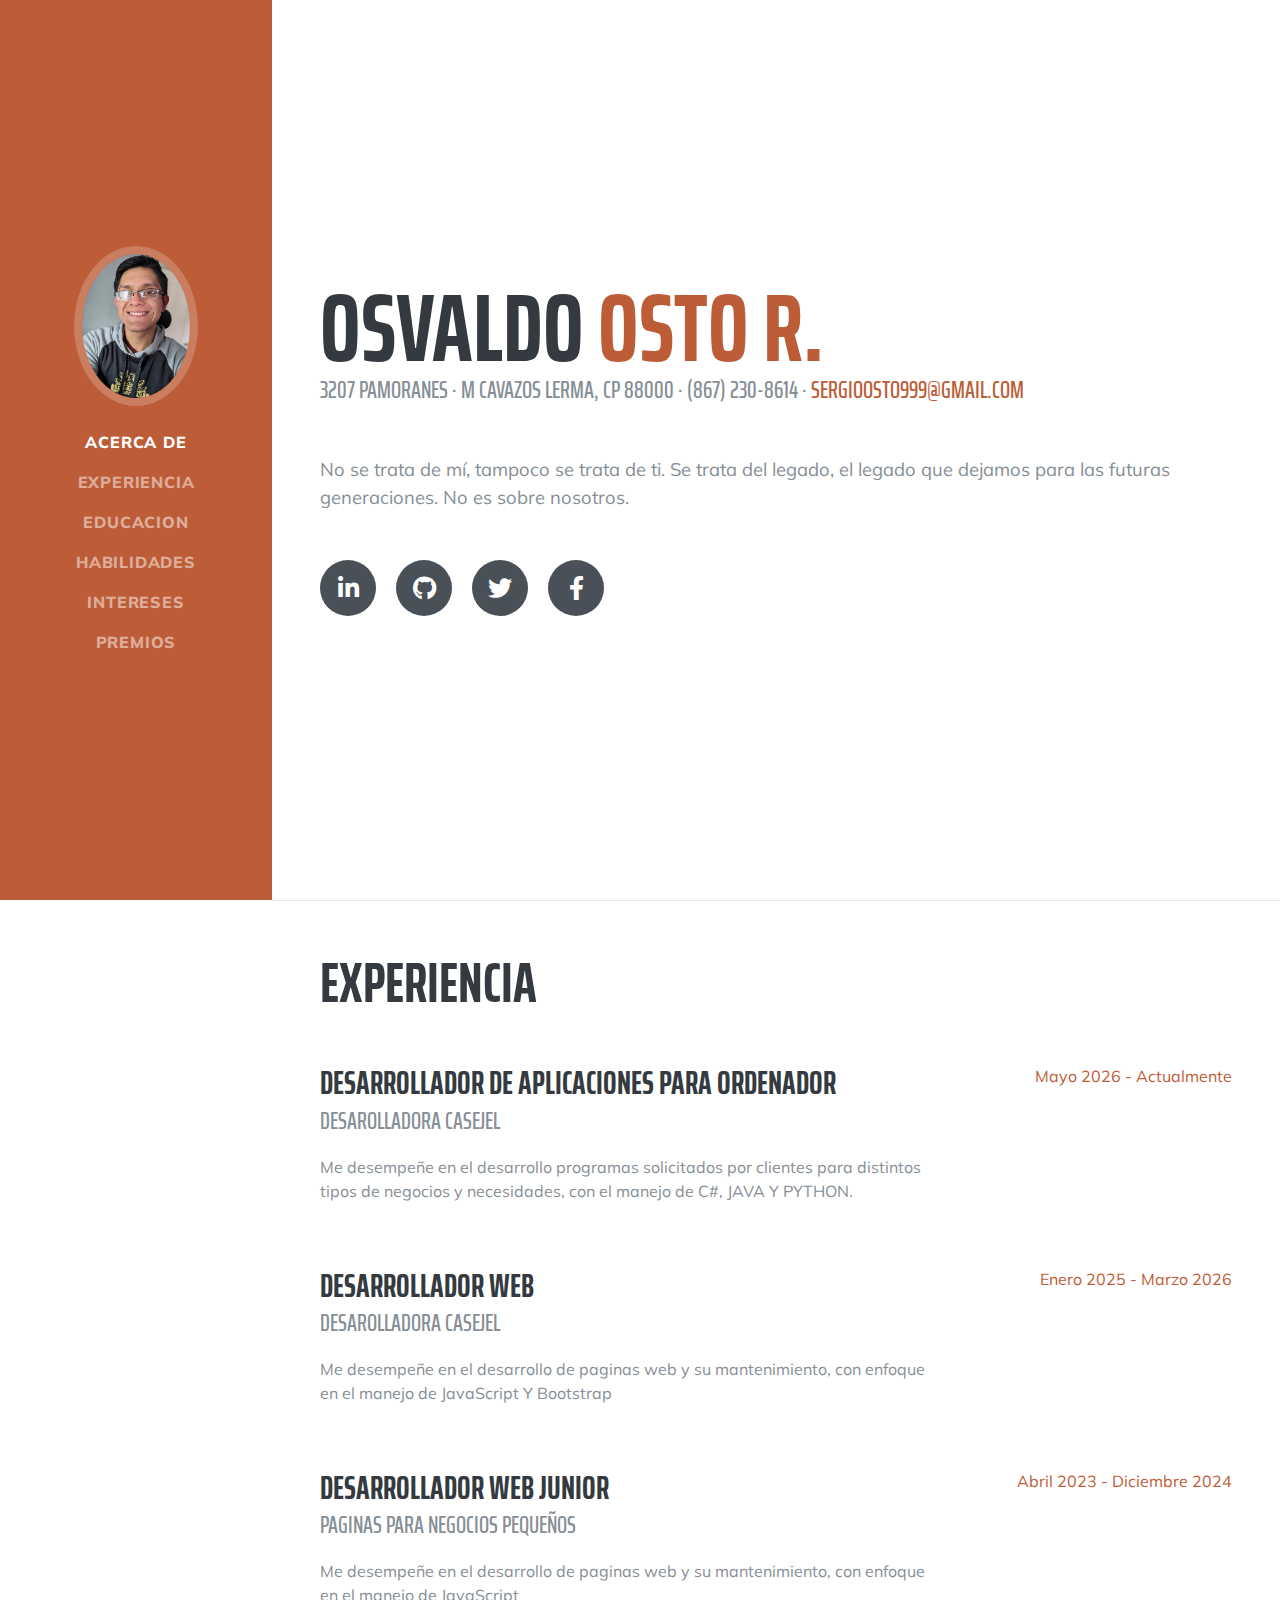
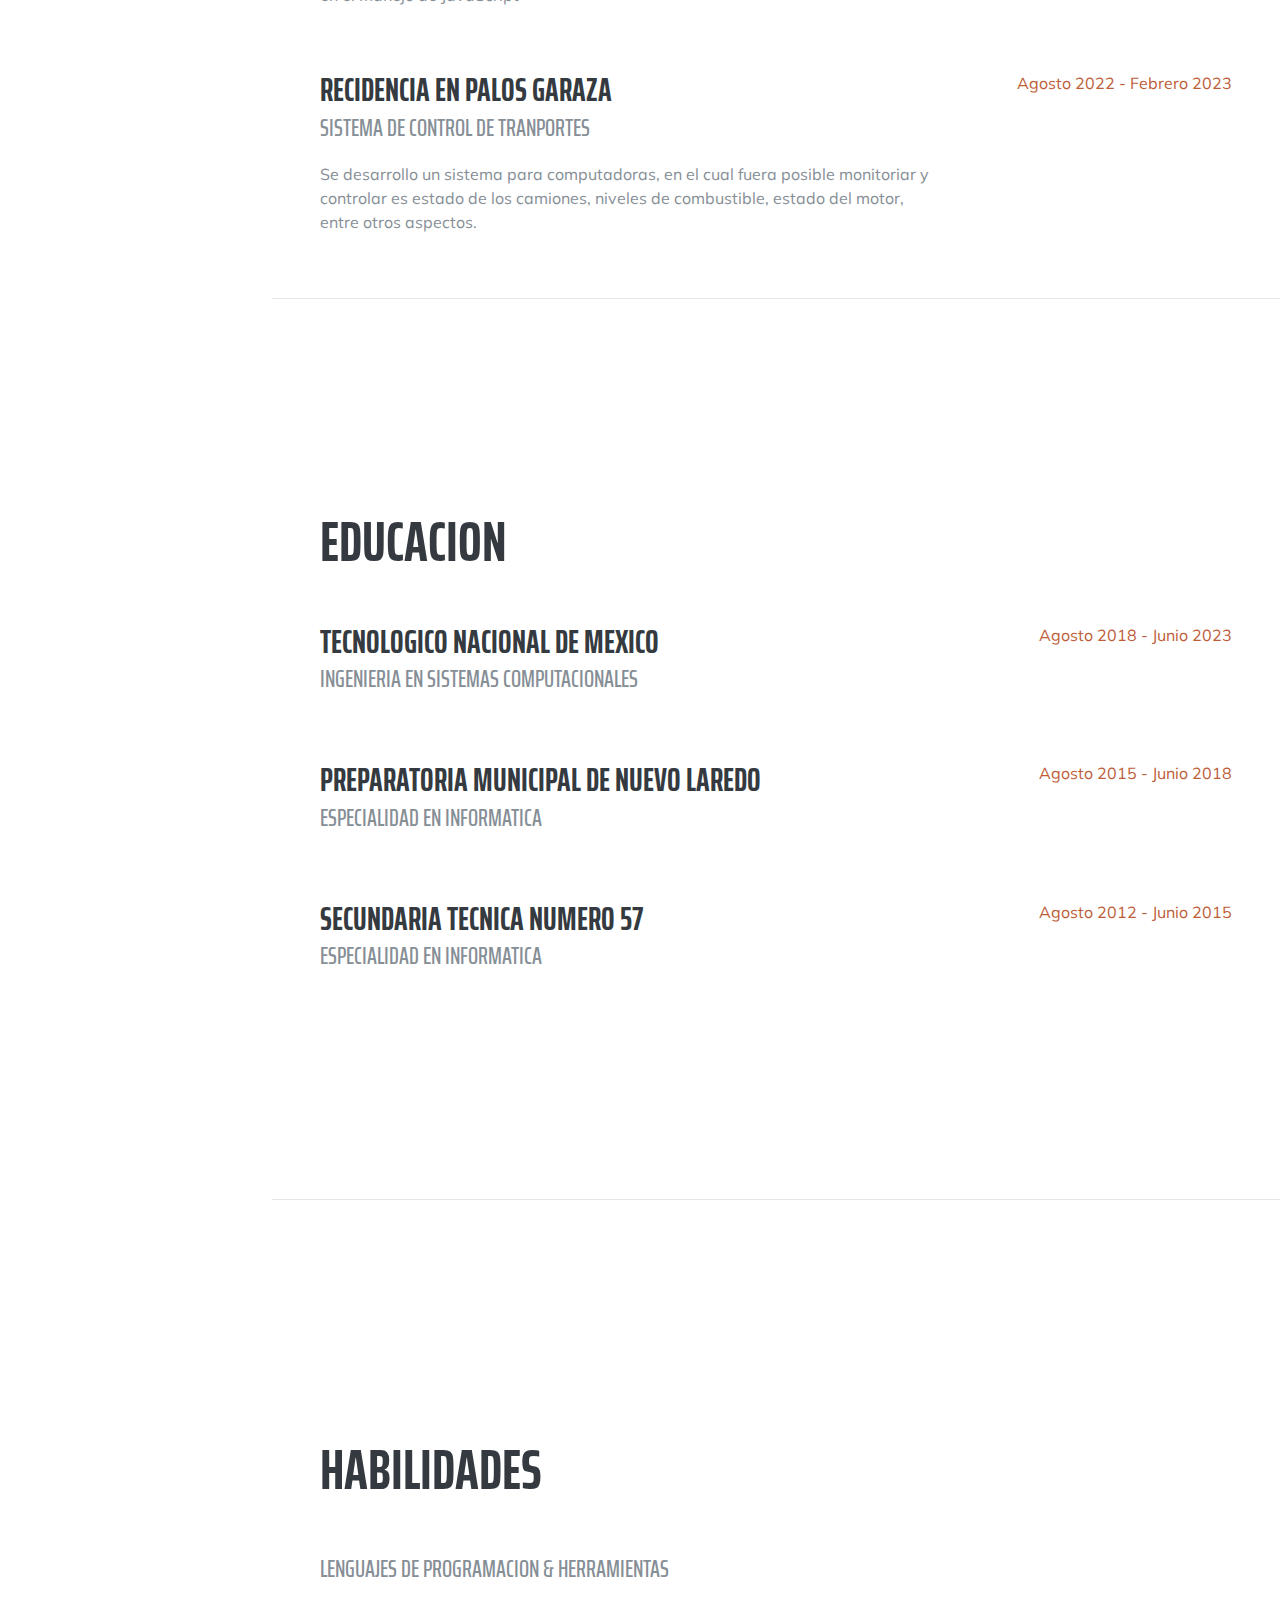
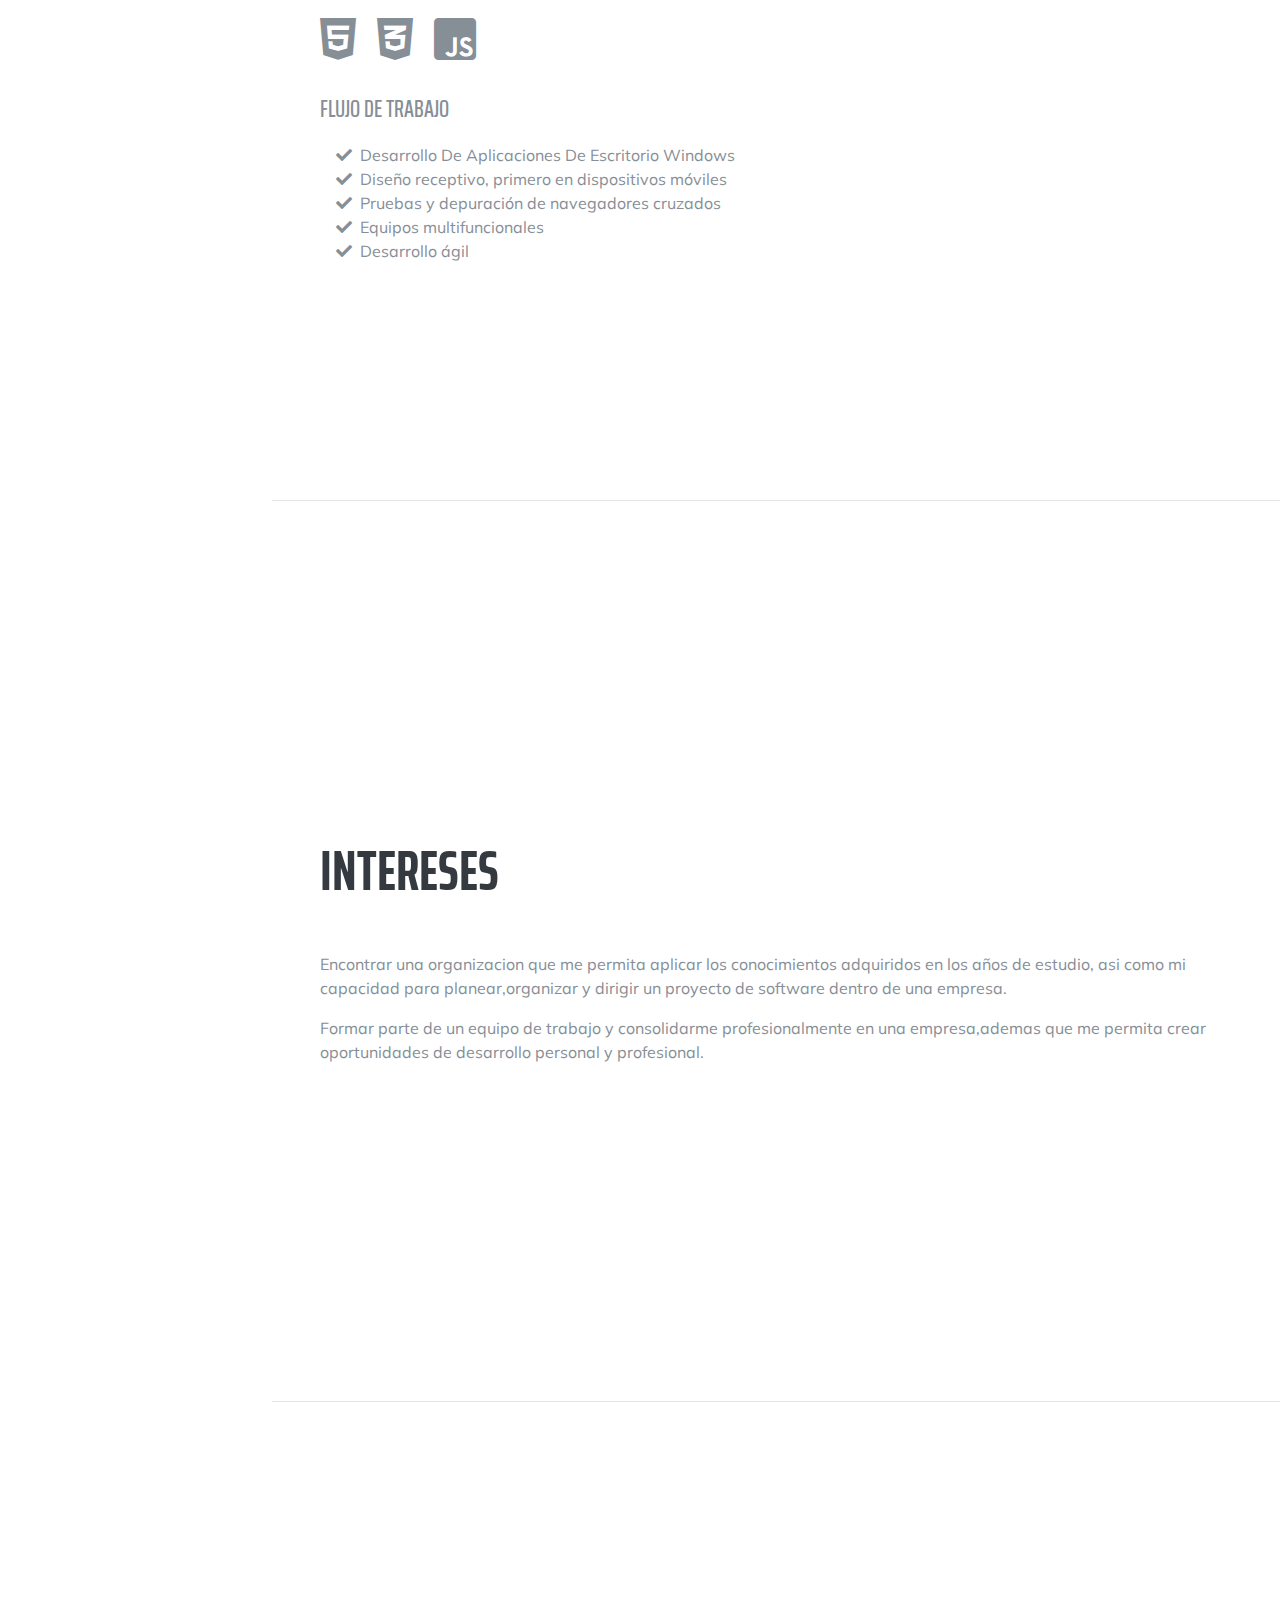
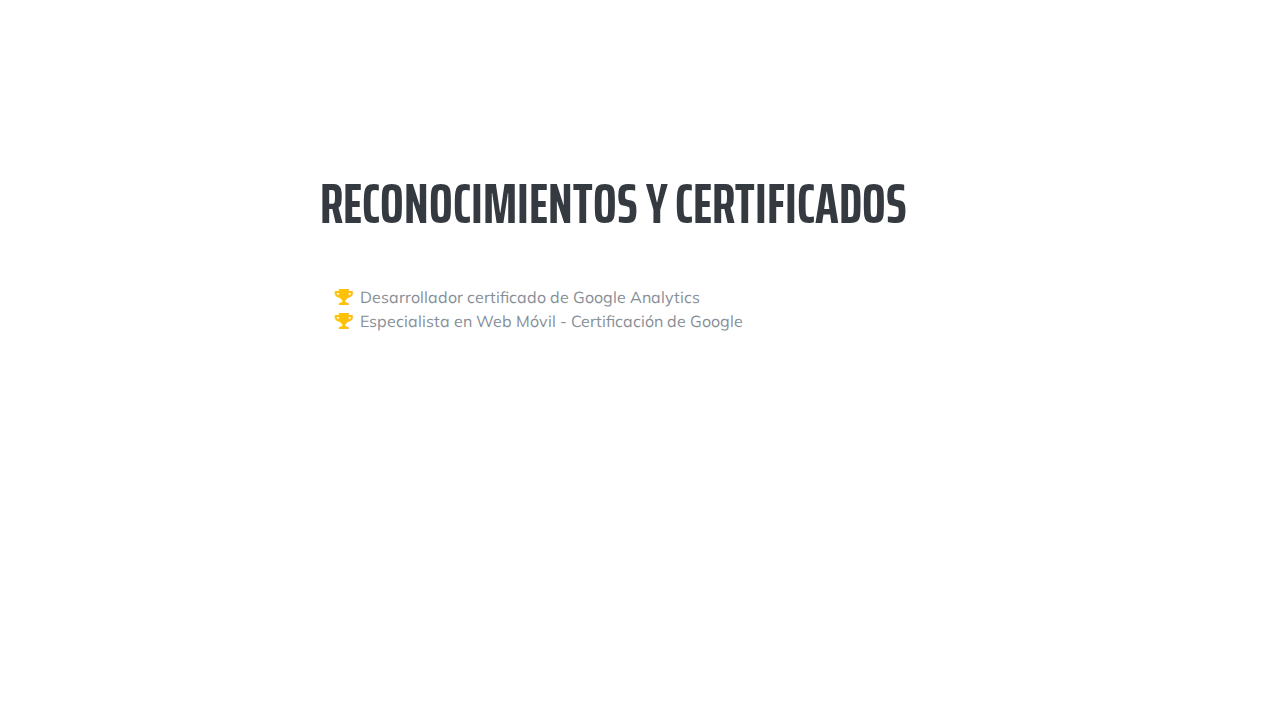
<file: Parcial 2/startbootstrap-PaginaPresentacion/index.html>
<!DOCTYPE html>
<html lang="en">

<head>

  <meta charset="utf-8">
  <meta name="viewport" content="width=device-width, initial-scale=1, shrink-to-fit=no">
  <meta name="description" content="">
  <meta name="author" content="">

  <title>Pagina De Presentacion_Usando Plantilla</title>

  <!-- Bootstrap core CSS -->
  <link href="vendor/bootstrap/css/bootstrap.min.css" rel="stylesheet">

  <!-- Custom fonts for this template -->
  <link href="https://fonts.googleapis.com/css?family=Saira+Extra+Condensed:500,700" rel="stylesheet">
  <link href="https://fonts.googleapis.com/css?family=Muli:400,400i,800,800i" rel="stylesheet">
  <link href="vendor/fontawesome-free/css/all.min.css" rel="stylesheet">

  <!-- Custom styles for this template -->
  <link href="css/resume.min.css" rel="stylesheet">

</head>

<body id="page-top">

  <nav class="navbar navbar-expand-lg navbar-dark bg-primary fixed-top" id="sideNav">
    <a class="navbar-brand js-scroll-trigger" href="#page-top">
      <span class="d-block d-lg-none">Osvaldo Osto R.</span>
      <span class="d-none d-lg-block">
        <img class="img-fluid img-profile rounded-circle mx-auto mb-2" src="img/perfil.jpg" alt="">
      </span>
    </a>
    <button class="navbar-toggler" type="button" data-toggle="collapse" data-target="#navbarSupportedContent" aria-controls="navbarSupportedContent" aria-expanded="false" aria-label="Toggle navigation">
      <span class="navbar-toggler-icon"></span>
    </button>
    <div class="collapse navbar-collapse" id="navbarSupportedContent">
      <ul class="navbar-nav">
        <li class="nav-item">
          <a class="nav-link js-scroll-trigger" href="#about">Acerca De</a>
        </li>
        <li class="nav-item">
          <a class="nav-link js-scroll-trigger" href="#experience">Experiencia</a>
        </li>
        <li class="nav-item">
          <a class="nav-link js-scroll-trigger" href="#education">Educacion</a>
        </li>
        <li class="nav-item">
          <a class="nav-link js-scroll-trigger" href="#skills">Habilidades</a>
        </li>
        <li class="nav-item">
          <a class="nav-link js-scroll-trigger" href="#interests">Intereses</a>
        </li>
        <li class="nav-item">
          <a class="nav-link js-scroll-trigger" href="#awards">Premios</a>
        </li>
      </ul>
    </div>
  </nav>

  <div class="container-fluid p-0">

    <section class="resume-section p-3 p-lg-5 d-flex align-items-center" id="about">
      <div class="w-100">
        <h1 class="mb-0">Osvaldo
          <span class="text-primary">Osto R.</span>
        </h1>
        <div class="subheading mb-5">3207 Pamoranes · M Cavazos Lerma, CP 88000 · (867) 230-8614 ·
          <a href="mailto:sergioosto999@gmail.com">sergioosto999@gmail.com</a>
        </div>
        <p class="lead mb-5">No se trata de mí, tampoco se trata de ti. Se trata del legado, el legado que dejamos para las futuras generaciones. No es sobre nosotros.</p>
        <div class="social-icons">
          <a href="#">
            <i class="fab fa-linkedin-in"></i>
          </a>
          <a href="#">
            <i class="fab fa-github"></i>
          </a>
          <a href="#">
            <i class="fab fa-twitter"></i>
          </a>
          <a href="#">
            <i class="fab fa-facebook-f"></i>
          </a>
        </div>
      </div>
    </section>

    <hr class="m-0">

    <section class="resume-section p-3 p-lg-5 d-flex justify-content-center" id="experience">
      <div class="w-100">
        <h2 class="mb-5">Experiencia</h2>

        <div class="resume-item d-flex flex-column flex-md-row justify-content-between mb-5">
          <div class="resume-content">
            <h3 class="mb-0">Desarrollador De Aplicaciones Para Ordenador</h3>
            <div class="subheading mb-3">Desarolladora CASEJEL</div>
            <p>Me desempeñe en el desarrollo programas solicitados por clientes para distintos tipos de negocios y necesidades, con el manejo
              de C#, JAVA Y PYTHON.
            </p>
          </div>
          <div class="resume-date text-md-right">
            <span class="text-primary">Mayo 2026 - Actualmente</span>
          </div>
        </div>

        <div class="resume-item d-flex flex-column flex-md-row justify-content-between mb-5">
          <div class="resume-content">
            <h3 class="mb-0">Desarrollador Web</h3>
            <div class="subheading mb-3">Desarolladora CASEJEL</div>
            <p>Me desempeñe en el desarrollo de paginas web y su mantenimiento, con enfoque en el manejo de JavaScript Y Bootstrap</p>
          </div>
          <div class="resume-date text-md-right">
            <span class="text-primary">Enero 2025 - Marzo 2026</span>
          </div>
        </div>

        <div class="resume-item d-flex flex-column flex-md-row justify-content-between mb-5">
          <div class="resume-content">
            <h3 class="mb-0">Desarrollador Web Junior</h3>
            <div class="subheading mb-3">Paginas Para Negocios Pequeños</div>
            <p>Me desempeñe en el desarrollo de paginas web y su mantenimiento, con enfoque en el manejo de JavaScript</p>
          </div>
          <div class="resume-date text-md-right">
            <span class="text-primary">Abril 2023 - Diciembre 2024</span>
          </div>
        </div>

        <div class="resume-item d-flex flex-column flex-md-row justify-content-between">
          <div class="resume-content">
            <h3 class="mb-0">Recidencia En Palos Garaza</h3>
            <div class="subheading mb-3">Sistema De Control De Tranportes</div>
            <p>Se desarrollo un sistema para computadoras, en el cual fuera posible monitoriar y controlar es estado de los camiones, niveles de combustible, estado del motor, entre otros aspectos.</p>
          </div>
          <div class="resume-date text-md-right">
            <span class="text-primary">Agosto 2022 - Febrero 2023</span>
          </div>
        </div>

      </div>

    </section>

    <hr class="m-0">

    <section class="resume-section p-3 p-lg-5 d-flex align-items-center" id="education">
      <div class="w-100">
        <h2 class="mb-5">Educacion</h2>

        <div class="resume-item d-flex flex-column flex-md-row justify-content-between mb-5">
          <div class="resume-content">
            <h3 class="mb-0">Tecnologico Nacional De Mexico</h3>
            <div class="subheading mb-3">Ingenieria En Sistemas Computacionales</div>
          </div>
          <div class="resume-date text-md-right">
            <span class="text-primary">Agosto 2018 - Junio 2023</span>
          </div>
        </div>

        <div class="resume-item d-flex flex-column flex-md-row justify-content-between mb-5">
          <div class="resume-content">
            <h3 class="mb-0">Preparatoria Municipal De Nuevo Laredo</h3>
            <div class="subheading mb-3">Especialidad En Informatica</div>
          </div>
          <div class="resume-date text-md-right">
            <span class="text-primary">Agosto 2015 - Junio 2018</span>
          </div>
        </div>

        <div class="resume-item d-flex flex-column flex-md-row justify-content-between">
          <div class="resume-content">
            <h3 class="mb-0">Secundaria Tecnica Numero 57</h3>
            <div class="subheading mb-3">Especialidad En Informatica</div>
          </div>
          <div class="resume-date text-md-right">
            <span class="text-primary">Agosto 2012 - Junio 2015</span>
          </div>
        </div>

      </div>
    </section>

    <hr class="m-0">

    <section class="resume-section p-3 p-lg-5 d-flex align-items-center" id="skills">
      <div class="w-100">
        <h2 class="mb-5">Habilidades</h2>

        <div class="subheading mb-3">Lenguajes De Programacion &amp; Herramientas</div>
        <ul class="list-inline dev-icons">
          <li class="list-inline-item">
            <i class="fab fa-html5"></i>
          </li>
          <li class="list-inline-item">
            <i class="fab fa-css3-alt"></i>
          </li>
          <li class="list-inline-item">
            <i class="fab fa-js-square"></i>
          </li>
          
        </ul>

        <div class="subheading mb-3">Flujo De Trabajo</div>
        <ul class="fa-ul mb-0">
          <li>
            <i class="fa-li fa fa-check"></i>
            Desarrollo De Aplicaciones De Escritorio Windows</li>  
          <li>
            <i class="fa-li fa fa-check"></i>
            Diseño receptivo, primero en dispositivos móviles</li>
          <li>
            <i class="fa-li fa fa-check"></i>
            Pruebas y depuración de navegadores cruzados</li>
          <li>
            <i class="fa-li fa fa-check"></i>
            Equipos multifuncionales</li>
          <li>
            <i class="fa-li fa fa-check"></i>
            Desarrollo ágil</li>
        </ul>
      </div>
    </section>

    <hr class="m-0">

    <section class="resume-section p-3 p-lg-5 d-flex align-items-center" id="interests">
      <div class="w-100">
        <h2 class="mb-5">Intereses</h2>
        <p>Encontrar una organizacion que me permita aplicar los conocimientos adquiridos en los años de estudio,
          asi como mi capacidad para planear,organizar y dirigir un proyecto de software dentro de una empresa.</p>
        <p class="mb-0">Formar parte de un equipo de trabajo y consolidarme profesionalmente en una empresa,ademas que me permita
          crear oportunidades de desarrollo personal y profesional.</p>
      </div>
    </section>

    <hr class="m-0">

    <section class="resume-section p-3 p-lg-5 d-flex align-items-center" id="awards">
      <div class="w-100">
        <h2 class="mb-5">Reconocimientos Y Certificados</h2>
        <ul class="fa-ul mb-0">
          <li>
            <i class="fa-li fa fa-trophy text-warning"></i>
            Desarrollador certificado de Google Analytics</li>
          <li>
            <i class="fa-li fa fa-trophy text-warning"></i>
            Especialista en Web Móvil - Certificación de Google</li>
        </ul>
      </div>
    </section>

  </div>

  <!-- Bootstrap core JavaScript -->
  <script src="vendor/jquery/jquery.min.js"></script>
  <script src="vendor/bootstrap/js/bootstrap.bundle.min.js"></script>

  <!-- Plugin JavaScript -->
  <script src="vendor/jquery-easing/jquery.easing.min.js"></script>

  <!-- Custom scripts for this template -->
  <script src="js/resume.min.js"></script>

</body>

</html>
</file>
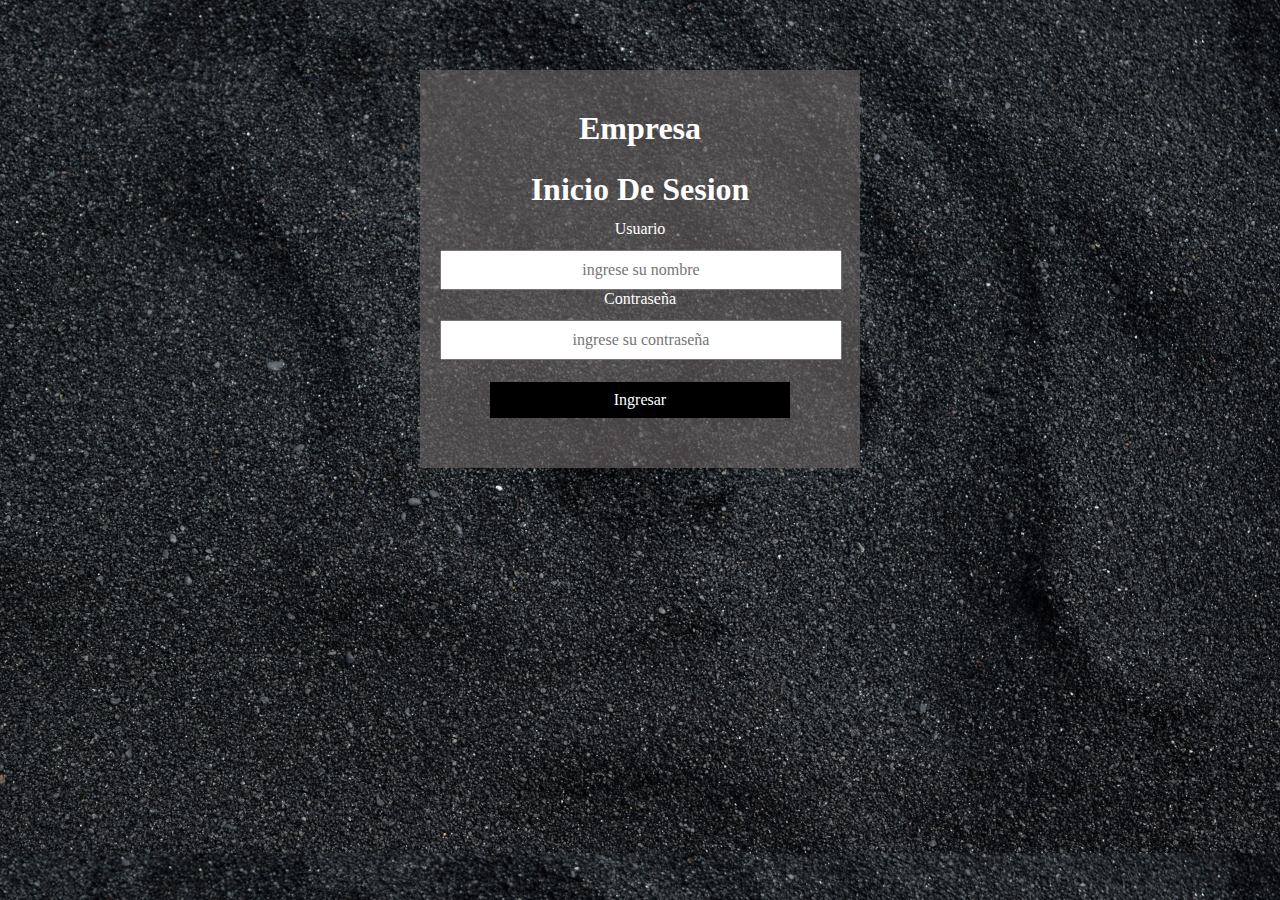
<file: Parcial 3/LoginDB/index.html>
<!DOCTYPE html>
<html lang="es">
    <head>
        <meta charset="UTF-8">
        <meta name="viewport" content="width=device-width, initial-scale=1.0">
        <title>login</title>
        <link rel="stylesheet" href="css/login.css">
        <link rel="stylesheet" href="https://cdnjs.cloudflare.com/ajax/libs/animate.css/4.0.0/animate.min.css">
    </head>
    <body>
    <form action="validar.php" method="post">
        <h1 class="animate__animated animate__backInLeft">Empresa</h1>
        <h1 class="animate__animated animate__backInLeft">Inicio De Sesion</h1>
        <p>Usuario <input type="text" placeholder="ingrese su nombre" name="usuario"></p>
        <p>Contraseña <input type="password" placeholder="ingrese su contraseña" name="contraseña"></p>
        <input type="submit" value="Ingresar">
    
    </form> 
    </body>
</html>
</file>
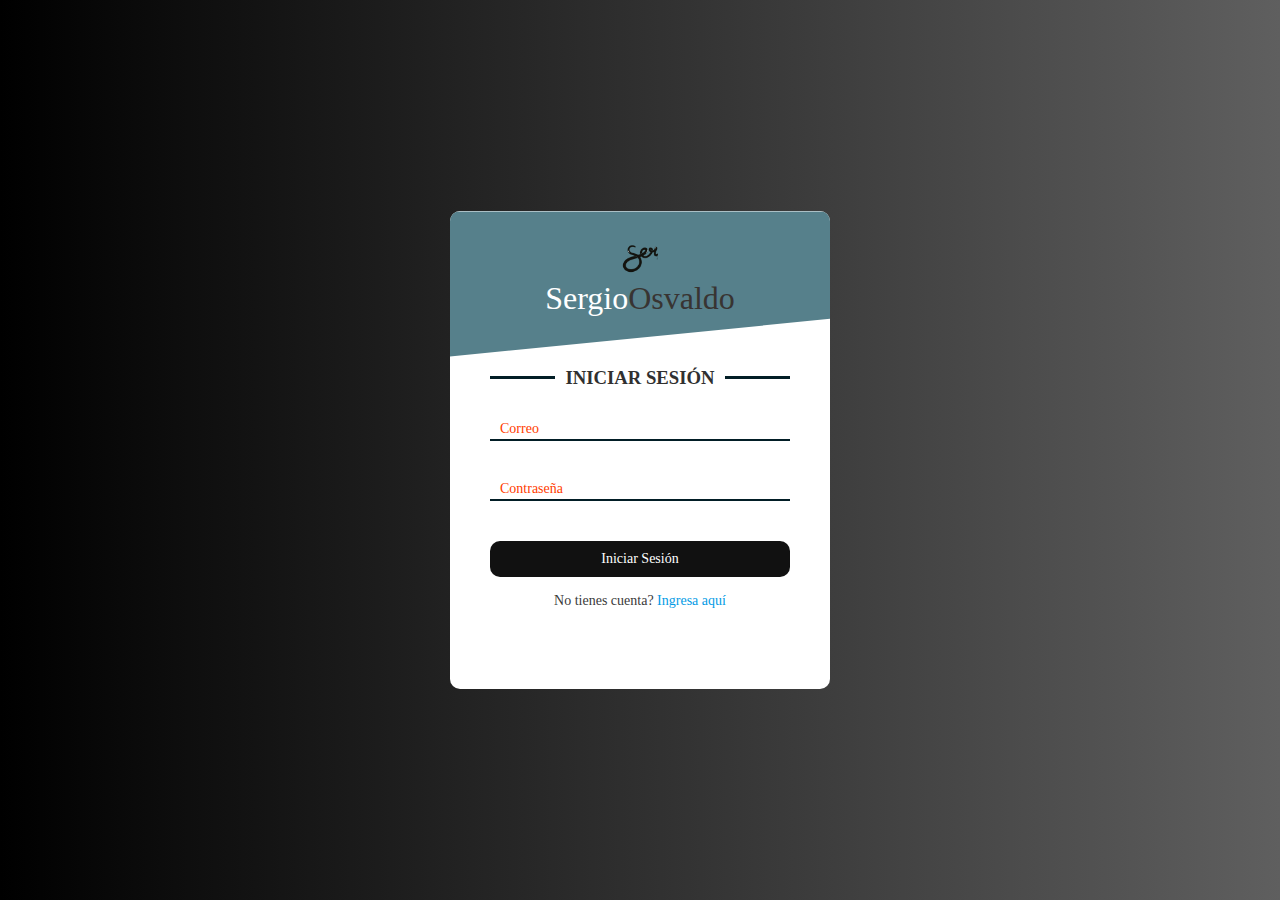
<file: Parcial 2/Login-JQuery/js/index.html>
<!DOCTYPE html>
<html lang="es">
<head>
    <meta charset="UTF-8">
    <meta http-equiv="X-UA-Compatible" content="IE=edge">
    <meta name="viewport" content="width=device-width, initial-scale=1.0">
    <title>Login Con JQuery</title>
    <link rel="stylesheet" href="/Parcial 2/Login-JQuery/css/estilos.css">
</head>
<body>
    <div class="cod-container">
        <div class="form-header">
            <img src="/Parcial 2/Login-JQuery/Img/logo_sergio.png" alt="Logo de SergioOsvaldo">
            <h1>Sergio<span>Osvaldo</span></h1>
        </div>

        <div class="form-content">
            <form action="#" class="cod-form">
                <div class="form-title">
                    <h3>Iniciar Sesión</h3>
                </div>

                <div class="input-group">
                    <input type="email" class="form-input" name="form-input" id="correo">
                    <label class="label" for="correo">Correo</label>
                </div>

                <div class="input-group">
                    <input type="password" class="form-input" name="form-input" id="pass">
                    <label class="label" for="pass">Contraseña</label>
                </div>

                <div class="input-group">
                    <input type="submit" class="form-input" value="Iniciar Sesión" id="iniciarsesion">
                    <p>No tienes cuenta? <a href="#" class="alt-form">Ingresa aquí</a></p>
                </div>
               
            </form>
        </div>

        
        <div class="form-content">
            <form action="#" class="cod-form">
                <div class="form-title">
                    <h3>Regístrate Gratis</h3>
                </div>

                <div class="input-group">
                    <input type="email" class="form-input" name="form-input" id="reg-correo">
                    <label class="label" for="reg-correo">Correo</label>
                </div>

                <div class="input-group">
                    <input type="password" class="form-input" name="form-input" id="reg-pass">
                    <label class="label" for="reg-pass">Contraseña</label>
                </div>

                <div class="input-group">
                    <input type="password" class="form-input" name="form-input" id="reg-rep-pass">
                    <label class="label" for="reg-rep-pass">Repetir Contraseña</label>
                </div>

                <div class="input-group">
                    <input type="submit" class="form-input" value="Registrate">
                    <p>Ya tienes cuenta? <a href="#" class="alt-form">Ingresa aquí</a></p>
                </div>
               
            </form>
        </div>
    </div>
    
    <script src="/Parcial 2/Login-JQuery/js/jquery-3.6.0.min.js"></script>
    <script src="/Parcial 2/Login-JQuery/js/form.js"></script>
</body>
</html>
</file>
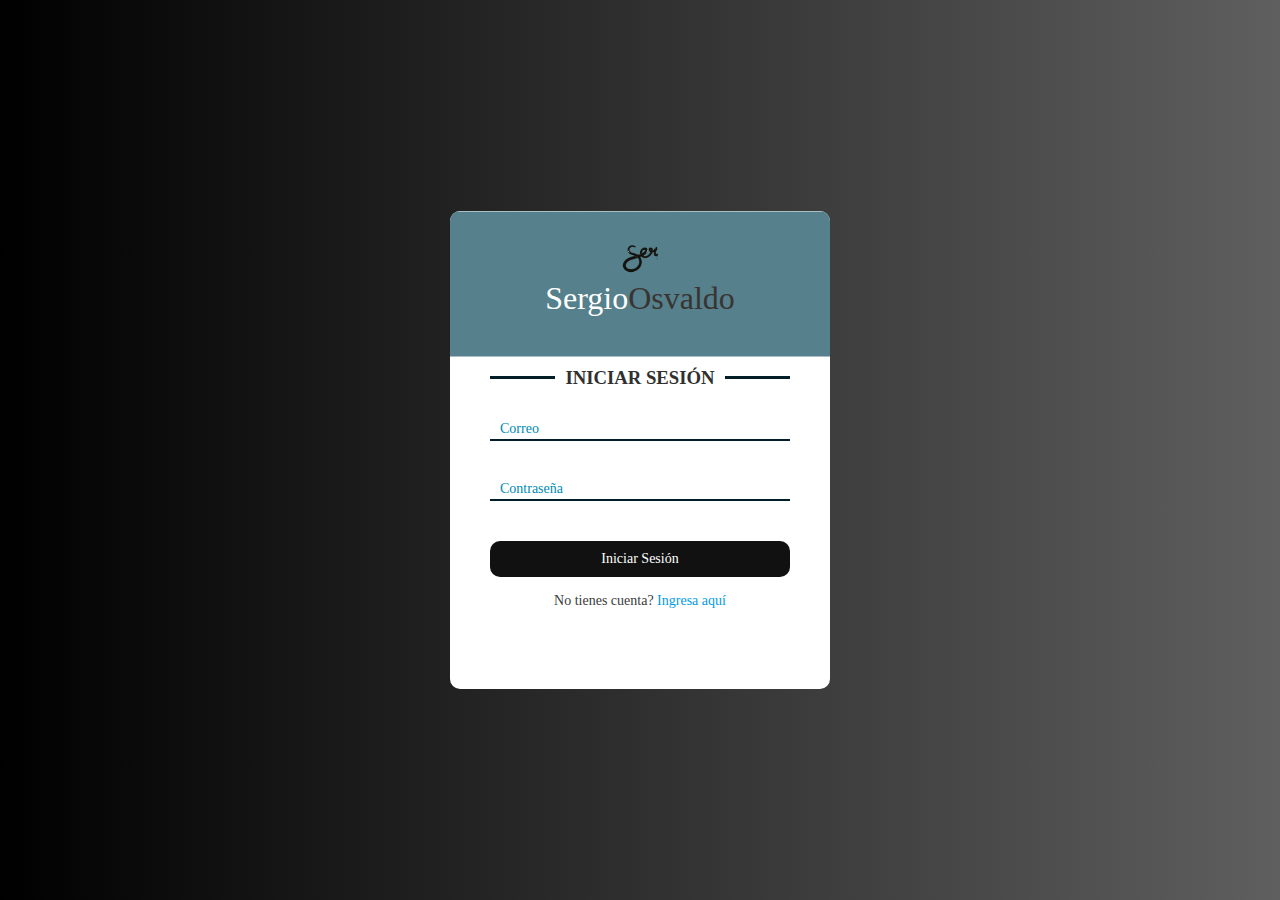
<file: Parcial 2/Login/html/index.html>
<!DOCTYPE html>
<html lang="es">
<head>
    <meta charset="UTF-8">
    <meta http-equiv="X-UA-Compatible" content="IE=edge">
    <meta name="viewport" content="width=device-width, initial-scale=1.0">
    <title>Login Con JQuery</title>
    <link rel="stylesheet" href="/Parcial 2/Login/css/estilos.css">
</head>
<body>
    <div class="cod-container">
        <div class="form-header">
            <img src="/Parcial 2/Login/Img/logo_sergio.png" alt="Logo de SergioOsvaldo">
            <h1>Sergio<span>Osvaldo</span></h1>
        </div>

        <div class="form-content">
            <form action="#" class="cod-form">
                <div class="form-title">
                    <h3>Iniciar Sesión</h3>
                </div>

                <div class="input-group">
                    <input type="email" class="form-input" name="form-input" id="correo">
                    <label class="label" for="correo">Correo</label>
                </div>

                <div class="input-group">
                    <input type="password" class="form-input" name="form-input" id="pass">
                    <label class="label" for="pass">Contraseña</label>
                </div>

                <div class="input-group">
                    <input type="submit" class="form-input" value="Iniciar Sesión" id="iniciarsesion">
                    <p>No tienes cuenta? <a href="#" class="alt-form">Ingresa aquí</a></p>
                </div>
               
            </form>
        </div>

        
        <div class="form-content">
            <form action="#" class="cod-form">
                <div class="form-title">
                    <h3>Regístrate Gratis</h3>
                </div>

                <div class="input-group">
                    <input type="email" class="form-input" name="form-input" id="reg-correo">
                    <label class="label" for="reg-correo">Correo</label>
                </div>

                <div class="input-group">
                    <input type="password" class="form-input" name="form-input" id="reg-pass">
                    <label class="label" for="reg-pass">Contraseña</label>
                </div>

                <div class="input-group">
                    <input type="password" class="form-input" name="form-input" id="reg-rep-pass">
                    <label class="label" for="reg-rep-pass">Repetir Contraseña</label>
                </div>

                <div class="input-group">
                    <input type="submit" class="form-input" value="Registrate">
                    <p>Ya tienes cuenta? <a href="#" class="alt-form">Ingresa aquí</a></p>
                </div>
               
            </form>
        </div>
    </div>
    
    <script src="/Parcial 2/Login/js/jquery-3.6.0.min.js"></script>
    <script src="/Parcial 2/Login/js/form.js"></script>
</body>
</html>
</file>
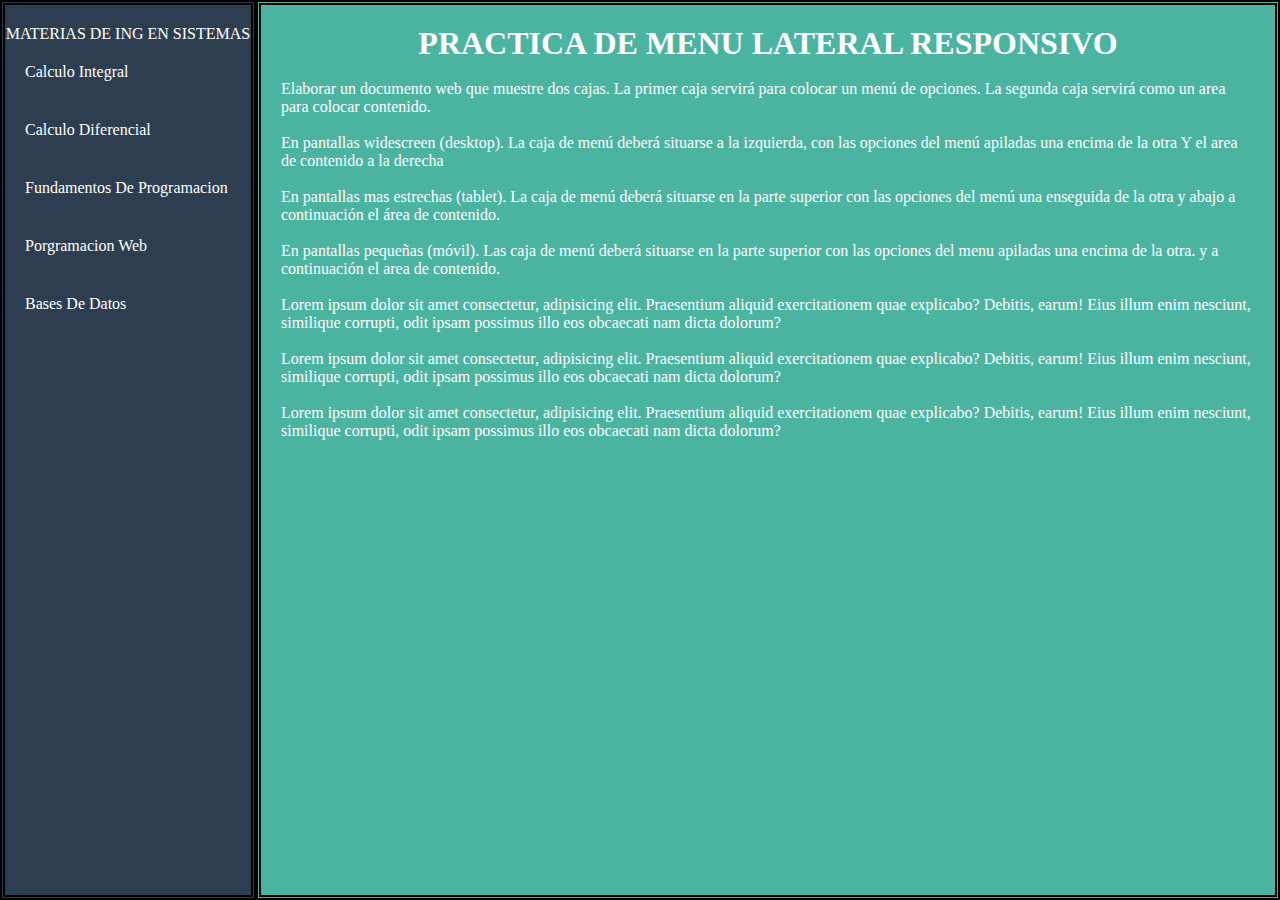
<file: Parcial 1/BarraLateral/MenuLateral.html>
<!DOCTYPE html>
<html lang="en">
<head>
    <meta charset="UTF-8">
    <meta http-equiv="X-UA-Compatible" content="IE=edge">
    <meta name="viewport" content="width=device-width, initial-scale=1.0">
    <title>MenuLateralResponsivo</title>
    <link rel="stylesheet" href="MenuLateral.css">
</head>
<body>
    <div class="MenuLateral">
        <p>MATERIAS DE ING EN SISTEMAS</p>
        <a href="">Calculo Integral</a>
        <a href="">Calculo Diferencial</a>
        <a href="">Fundamentos De Programacion</a>
        <a href="">Porgramacion Web</a>
        <a href="">Bases De Datos</a>
    </div>

    <div class="Contenido">
        <H1>PRACTICA DE MENU LATERAL RESPONSIVO</H1>
        <br>
        <P>Elaborar un documento web que muestre dos cajas.
            La primer caja servirá para colocar un menú de opciones.
            La segunda caja servirá como un area para colocar contenido.
            <br>
            <br>
            En pantallas widescreen (desktop).
            La caja de menú deberá situarse a la izquierda,
            con las opciones del menú apiladas una encima de la otra
            Y el area de contenido a la derecha
            <br>
            <br>
            En pantallas mas estrechas (tablet).
            La caja de menú deberá situarse en la parte superior 
            con las opciones del menú una enseguida de la otra
            y abajo a continuación el área de contenido.
            <br>
            <br>
            En pantallas pequeñas (móvil).
            Las caja de menú deberá situarse en la parte superior 
            con las opciones del menu apiladas una encima de la otra.
            y a continuación el area de contenido.
        </P>
        <br>
        <p>Lorem ipsum dolor sit amet consectetur, adipisicing elit. Praesentium aliquid 
            exercitationem quae explicabo? Debitis, earum! Eius illum enim nesciunt, 
            similique corrupti, odit ipsam possimus illo eos obcaecati nam dicta dolorum?
        </p>
        <br>
        <p>Lorem ipsum dolor sit amet consectetur, adipisicing elit. Praesentium aliquid 
            exercitationem quae explicabo? Debitis, earum! Eius illum enim nesciunt, 
            similique corrupti, odit ipsam possimus illo eos obcaecati nam dicta dolorum?
        </p>
        <br>
        <p>Lorem ipsum dolor sit amet consectetur, adipisicing elit. Praesentium aliquid 
            exercitationem quae explicabo? Debitis, earum! Eius illum enim nesciunt, 
            similique corrupti, odit ipsam possimus illo eos obcaecati nam dicta dolorum?
        </p>
    </div>
</body>
</html>
</file>
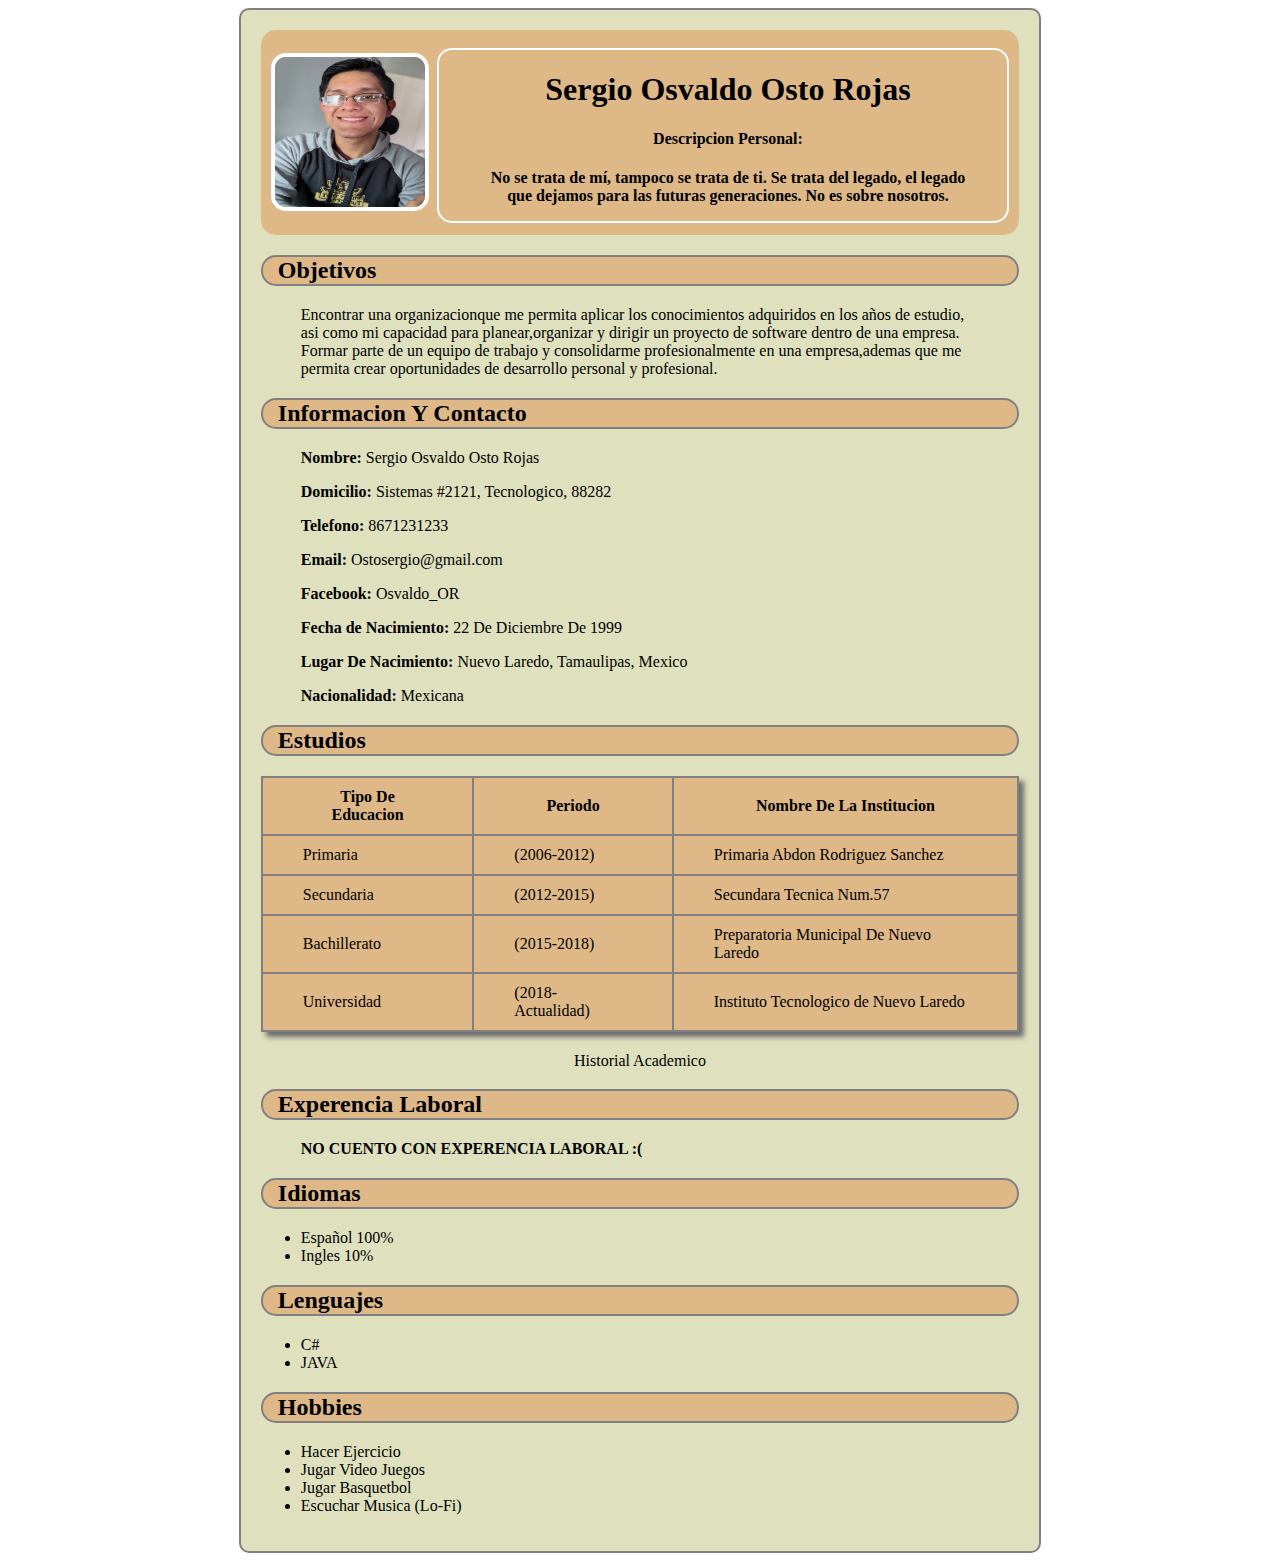
<file: Parcial 1/Curriculum/CurriculumV.html>
<!DOCTYPE html>
<html lang="es-Es">
<head>
    <meta charset="UTF-8">
    <meta http-equiv="X-UA-Compatible" content="IE=edge">
    <meta name="viewport" content="width=device-width, initial-scale=1.0">
    <title>CurriculumVitae</title>
    <link rel="stylesheet" href="CurriculumV.css">
</head>
<body>
    <div class="ContenedorPrincipal">
        <div class="Principal">
            <div class="Cavecera">
                <div>
                    <img id="Foto" src="Imagenes/perfil.jpg" alt="Imagen Del Candidato">
                </div>
                <div class="Nombre">
                    <h1>Sergio Osvaldo Osto Rojas</h1>
                    <H4>Descripcion Personal: </H4>
                    <p><b> No se trata de mí, tampoco se trata de ti. Se trata del legado, el legado que dejamos para las futuras generaciones. No es sobre nosotros.</b></p>
                </div>
            </div>
        </div>

        <div class="Cuerpo">
            <div class="Contenido">
                <h2 class="Titulo">Objetivos</h2>
                <p>Encontrar una organizacionque me permita aplicar los conocimientos adquiridos en los años de estudio,
                    asi como mi capacidad para planear,organizar y dirigir un proyecto de software dentro de una empresa.
                    Formar parte de un equipo de trabajo y consolidarme profesionalmente en una empresa,ademas que me permita
                    crear oportunidades de desarrollo personal y profesional.
                </p>
            </div>

            <div class="Contenido">
                <h2 class="Titulo">Informacion Y Contacto</h2>
                <p><b>Nombre: </b> Sergio Osvaldo Osto Rojas</p>
                <p><b>Domicilio: </b> Sistemas #2121, Tecnologico, 88282</p>
                <p><b>Telefono: </b> 8671231233</p>
                <p><b>Email: </b> Ostosergio@gmail.com</p>
                <p><b>Facebook: </b> Osvaldo_OR</p>
                <p><b>Fecha de Nacimiento: </b> 22 De Diciembre De 1999</p>
                <p><b>Lugar De Nacimiento: </b> Nuevo Laredo, Tamaulipas, Mexico</p>
                <p><b>Nacionalidad: </b> Mexicana</p>
            </div>


            <div class="Contenido">
                <h2 class="Titulo">Estudios</h2>
                <table>
                    <caption> <!--leyenda -->
                        Historial Academico
                    </caption>
                    <tr>
                        <th>Tipo De Educacion</th>
                        <th>Periodo</th>
                        <th>Nombre De La Institucion</th>
                    </tr>
                    <tr>
                        <td>Primaria</td>
                        <td>(2006-2012)</td>
                        <td>Primaria Abdon Rodriguez Sanchez</td>
                    </tr>
                    <tr>
                        <td>Secundaria</td>
                        <td>(2012-2015)</td>
                        <td>Secundara Tecnica Num.57</td>
                        
                    </tr>
                    <tr>
                        <td>Bachillerato</td>
                        <td>(2015-2018)</td>
                        <td>Preparatoria Municipal De Nuevo Laredo</td>
                    </tr>
                    <tr>
                        <td>Universidad</td>
                        <td>(2018-Actualidad)</td>
                        <td>Instituto Tecnologico de Nuevo Laredo</td>
                        
                    </tr>
                </table>
            </div>


            <div class="Contenido">
                <h2 class="Titulo">Experencia Laboral</h2>
                <p><b>NO CUENTO CON EXPERENCIA LABORAL :(</b>
                </p>
            </div>


            <div class="Contenido">
                <h2 class="Titulo">Idiomas</h2>
                <ul>
                    <li>Español            100%</li>
                    <li>Ingles             10% </li>
                </ul>
            </div>

            <div class="Contenido">
                <h2 class="Titulo">Lenguajes </h2>
                <ul>
                    <li>C#</li>
                    <li>JAVA</li>
                </ul>
            </div>

            <div class="Contenido">
                <h2 class="Titulo">Hobbies</h2>
                <ul>
                    <li>Hacer Ejercicio</li>
                    <li>Jugar Video Juegos</li>
                    <li>Jugar Basquetbol</li>
                    <li>Escuchar Musica (Lo-Fi)</li>
                </ul>
            </div>

        </div>


    </div>
</body>
</html>
</file>
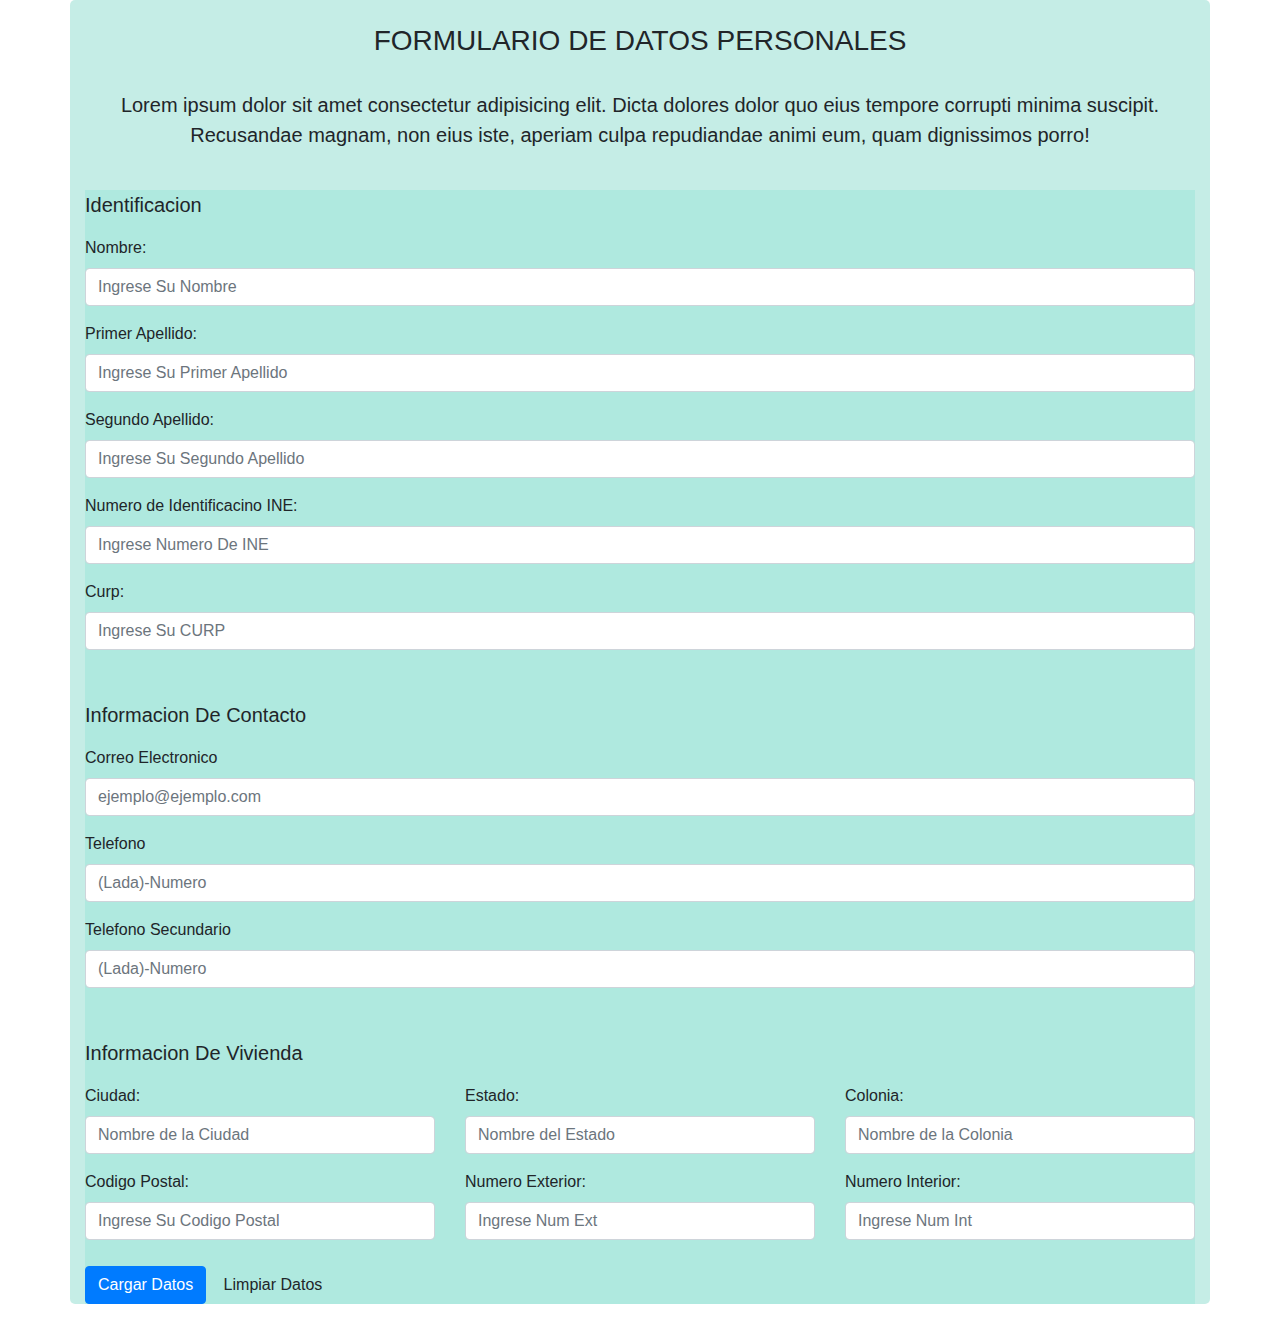
<file: Parcial 2/FormularioBoot/BootFormulario.html>
<!DOCTYPE html>
<html lang="en">
<head>
    <meta charset="UTF-8">
    <meta http-equiv="X-UA-Compatible" content="IE=edge">
    <meta name="viewport" content="width=device-width, initial-scale=1.0">
    <title>FormularioResponsivo</title>
    <link rel="stylesheet" href="recursos/bootstrap.min.css">
    <link rel="stylesheet" href="BootFormulario.css">
</head>
<body>
    <section class="container">
        <br>
        <h3 class="text-uppercase text-center"> Formulario De Datos Personales</h3><br>
        <p class="lead text-center"> Lorem ipsum dolor sit amet consectetur adipisicing elit. 
            Dicta dolores dolor quo eius tempore corrupti minima suscipit. 
            Recusandae magnam, non eius iste, aperiam culpa repudiandae
            animi eum, quam dignissimos porro!
        </p>
        <br>
    

        <form action="" class="form">
            <p class="lead text-left"> Identificacion </p>
            <div class="row">
                <div class="form-group col-sm-12 col-md-12 col-lg-12">
                    <label for="idNombre" class="control-label"> Nombre:</label>
                    <input id="idNombre" type="text" class="form-control" placeholder="Ingrese Su Nombre">
                </div>
                <div class="form-group col-sm-12 col-md-6 col-lg-12">
                    <label for="idPApellido" class="control-label"> Primer Apellido:</label>
                    <input id="idPApeliido" type="text" class="form-control" placeholder="Ingrese Su Primer Apellido">
                </div>
                <div class="form-group col-sm-12 col-md-6 col-lg-12">
                    <label for="idSApellido" class="control-label"> Segundo Apellido:</label>
                    <input id="idSApellido" type="text" class="form-control" placeholder="Ingrese Su Segundo Apellido">
                </div>
                <div class="form-group col-sm-12 col-md-6 col-lg-12">
                    <label for="idINE" class="control-label"> Numero de Identificacino INE:</label>
                    <input id="idSINE" type="text" class="form-control" placeholder="Ingrese Numero De INE">
                </div>
                <div class="form-group col-sm-12 col-md-6 col-lg-12">
                    <label for="idCurp" class="control-label"> Curp:</label>
                    <input id="idCurp" type="text" class="form-control" placeholder="Ingrese Su CURP">
                </div>
            </div>
            <br><p class="lead text-left"> Informacion De Contacto</p>
            <div class="row">
                <div class="form-group col-sm-12 col-md-12 col-lg-12">
                    <label for="CElectronico">Correo Electronico</label>
                    <input id="CElectronico" type="email" class="form-control" placeholder="ejemplo@ejemplo.com"/>
                </div>
                 <div class="form-group col-sm-12 col-md-6 col-lg-12">
                    <label for="tel">Telefono</label>
                    <input id="tel" type="text" class="form-control" placeholder="(Lada)-Numero "/>
                </div>
                <div class="form-group col-sm-12 col-md-6 col-lg-12">
                    <label for="tel2">Telefono Secundario</label>
                    <input id="tel2" type="text" class="form-control" placeholder="(Lada)-Numero "/>
                </div>     
            </div>
            <br><p class="lead text-left"> Informacion De Vivienda</p>
            <div class="row">
                <div class="form-group col-sm-12 col-md-6 col-lg-4">
                    <label for="IdCiudad">Ciudad: </label>
                    <input id="IdCiudad" type="text" class="form-control" placeholder="Nombre de la Ciudad"/>
                </div>
                <div class="form-group col-sm-12 col-md-6 col-lg-4">
                    <label for="idEstado">Estado: </label>
                    <input id="idEstado" type="text" class="form-control" placeholder="Nombre del Estado"/>
                </div>
                 <div class="form-group col-sm-12 col-md-6 col-lg-4">
                    <label for="idColonia">Colonia: </label>
                    <input id="idColonia" type="text" class="form-control" placeholder="Nombre de la Colonia"/>
                </div>   
                <div class="form-group col-sm-12 col-md-6 col-lg-4">
                    <label for="IdCPostal">Codigo Postal: </label>
                    <input id="IdCPostal" type="text" class="form-control" placeholder="Ingrese Su Codigo Postal"/>
                </div>
                <div class="form-group col-sm-12 col-md-6 col-lg-4">
                    <label for="idNExt">Numero Exterior: </label>
                    <input id="idNExt" type="text" class="form-control" placeholder="Ingrese Num Ext"/>
                </div>
                 <div class="form-group col-sm-12 col-md-6 col-lg-4">
                    <label for="idInt">Numero Interior: </label>
                    <input id="idInt" type="text" class="form-control" placeholder="Ingrese Num Int"/>
                </div> 
            </div>

            <button type="submit" class="btn btn-primary"> Cargar Datos </button>
            <button type="reset" class="btn btn-default"> Limpiar Datos </button>

        </form>
    </section>
  
</body>
</html>
</file>
<file: Parcial 3/LoginDB/css/login.css>
* {
	padding: 0;
	margin: 0;
	font-family: century gothic;
	text-align: center;
}

form {
	padding: 50px 20px;
	background-color: #696363a6;
	margin: calc(25% + 100px);
	margin-top: 70px;
	padding-top: 28px;
	margin-bottom: 30px
}

h1 {
	text-align: center;
	padding: 12px;
	color: rgb(255, 255, 255)
}

input {
	width: calc(100% - 20px);
	padding: 9px;
	margin: auto;
	margin-top: 12px;
	font-size: 16px
}

input[type='submit']{
	background-color: rgb(0, 0, 0);
	color: rgb(255, 255, 255);
	width: calc(80% - 20px);
	margin: 0 10%;
	margin-top: 22px;
	border: none;
	
}

.bad {
	text-align: center;
	width: 100%;
	padding: 12px;
	background-color: #a22;
	color: #fff
}

body{
	background-image:url(../IMG/ArenaNegra.jpg);
	width: 100%;
	height:100%vh;
	background-size: cover;

	color:white;
	
}
</file>
<file: Parcial 2/Login-JQuery/css/estilos.css>
* {
    margin: 0;
    padding: 0;
    box-sizing: border-box;
}

body {
    background-image: linear-gradient(to right, #000000, #5f5f5f);
    width: 100%;
    height: 100vh;
    display: flex;
    align-items: center;
    justify-content: center;
    font-family: Arial;
}

.cod-container {
    background: #fff;
    width: 380px;
    border-radius: 10px;
    overflow: hidden;
}

.form-header {
    background: #56808b;
    text-align: center;
    padding: 30px 0 40px;
    clip-path: polygon(0 0, 100% 0%, 100% 74%, 0% 100%);
}

.form-header img {
    vertical-align: top;
    width: 40px;
}

.form-header h1 {
    color: #fff;
    font-family: AbeeZee;
    font-weight: normal;
    margin-top: 5px;
}

.form-header span {
    color: #383432;
}

.cod-form {
    padding: 10px 40px 40px;
}

.form-title {
    text-align: center;
    text-transform: uppercase;
    font-weight: normal;
    margin-bottom: 32px;
    overflow: hidden;
    font-family: AbeeZee;
    color: #303030;

}

h3 {
    position: relative;
    display: inline-block;
    color: #303030;
    padding: 0 10px;
}

h3::after,
h3::before {
    position: absolute;
    content: '';
    width: 100%;
    height: 3px;
    background: #021e26;
    top: 0.5em;
}

h3::after {
    left: 100%;
}

h3::before {
    right: 100%;
}


.cod-form {
    width: 100%;
    height: auto;
    text-align: center;
}

.input-group {
    position: relative;
    margin-bottom: 40px;
}

input[type="email"],
input[type="password"] {
    border: none;
    border-bottom: 2px solid #021e26;
    width: 100%;
    outline: none;
    font-size: 14px;
    color: #021e26;
    padding-left: 10px;
    font-family: AbeeZee;
}

.label {
    position: absolute;
    top: 0;
    left: 0;
    font-size: 14px;
    color: #FF3D00;
    padding-left: 10px;
    cursor: text;
    transition: all .3s ease;
    font-family: AbeeZee;
}

.form-input:focus + label {
    top: -14px;
    font-size: 12px;
    color: #666565;
    font-family: AbeeZee;
}

.active {
    top: -14px;
    font-size: 12px;
    color: #666565;

}

.error {
    color: #FF0000;
}

input[type="submit"] {
    background: none;
    border: none;
    background: #111111;
    color: #fff;
    width: 100%;
    font-size: 14px;
    padding: 10px 0;
    font-family: AbeeZee;
    margin-bottom: 16px;
    border-radius: 10px;
    transition: all .5s ease;
}

input[type="submit"]:hover {
    background: #6e6e6e;
}

.input-group > p {
    color: #3a3a3a;
    text-align: center;
    font-size: 14px;
    font-family: AbeeZee;
}

.input-group p > a {
    text-decoration: none;
    color: #039BE5;
}

.input-group p > a:hover {
    text-decoration: underline;
}

.form-content {
    display: none;
}

.form-content:nth-child(2) {
    display: block;
}
</file>
<file: Parcial 2/Login/css/estilos.css>
* {
    margin: 0;
    padding: 0;
    box-sizing: border-box;
}

body {
    background-image: linear-gradient(to right, #000000, #5f5f5f);
    width: 100%;
    height: 100vh;
    display: flex;
    align-items: center;
    justify-content: center;
    font-family: Arial;
}

.cod-container {
    background: #fff;
    width: 380px;
    border-radius: 10px;
    overflow: hidden;
}

.form-header {
    background: #56808b;
    text-align: center;
    padding: 30px 0 40px;
    clip-path: polygon(0 0, 100% 0%, 100% 100%, 0% 100%);
}

.form-header img {
    vertical-align: top;
    width: 40px;
}

.form-header h1 {
    color: #fff;
    font-family: AbeeZee;
    font-weight: normal;
    margin-top: 5px;
}

.form-header span {
    color: #383432;
}

.cod-form {
    padding: 10px 40px 40px;
}

.form-title {
    text-align: center;
    text-transform: uppercase;
    font-weight: normal;
    margin-bottom: 32px;
    overflow: hidden;
    font-family: AbeeZee;
    color: #303030;

}

h3 {
    position: relative;
    display: inline-block;
    color: #303030;
    padding: 0 10px;
}

h3::after,
h3::before {
    position: absolute;
    content: '';
    width: 100%;
    height: 3px;
    background: #021e26;
    top: 0.5em;
}

h3::after {
    left: 100%;
}

h3::before {
    right: 100%;
}


.cod-form {
    width: 100%;
    height: auto;
    text-align: center;
}

.input-group {
    position: relative;
    margin-bottom: 40px;
}

input[type="email"],
input[type="password"] {
    border: none;
    border-bottom: 2px solid #021e26;
    width: 100%;
    outline: none;
    font-size: 14px;
    color: #021e26;
    padding-left: 10px;
    font-family: AbeeZee;
}

.label {
    position: absolute;
    top: 0;
    left: 0;
    font-size: 14px;
    color: #008ab4;
    padding-left: 10px;
    cursor: text;
    transition: all .3s ease;
    font-family: AbeeZee;
}

.form-input:focus + label {
    top: -14px;
    font-size: 12px;
    color: #666565;
    font-family: AbeeZee;
}

.active {
    top: -14px;
    font-size: 12px;
    color: #666565;

}

.error {
    color: #FF0000;
}

input[type="submit"] {
    background: none;
    border: none;
    background: #111111;
    color: #fff;
    width: 100%;
    font-size: 14px;
    padding: 10px 0;
    font-family: AbeeZee;
    margin-bottom: 16px;
    border-radius: 10px;
    transition: all .5s ease;
}

input[type="submit"]:hover {
    background: #6e6e6e;
}

.input-group > p {
    color: #3a3a3a;
    text-align: center;
    font-size: 14px;
    font-family: AbeeZee;
}

.input-group p > a {
    text-decoration: none;
    color: #039BE5;
}

.input-group p > a:hover {
    text-decoration: underline;
}

.form-content {
    display: none;
}

.form-content:nth-child(2) {
    display: block;
}
</file>
<file: Parcial 1/BarraLateral/MenuLateral.css>
/*Hoja de cascada para el menu lateral responsivo*/

*{
    box-sizing: border-box;
    margin: 0px;
}

.MenuLateral{
    overflow: hidden;
    border: 5px double;
    background-color: #2d3e50;
}

.MenuLateral p{
    color: white;
    text-align: center;
    margin-top: 20px;
    
}

.MenuLateral a{
    background-color: #2d3e50;
    color: white;
    text-decoration: none;
    padding: 20px;
    display: block;
    
}

.MenuLateral a:hover{
    background-color: white;
    color: black;
}

.Contenido{
    background-color: #4bb4a1;
    float: left;
    border: 5px double;
}

.Contenido h1{
 text-align: center;
 color: white;
 margin-top: 20px;
 
}

.Contenido p{
margin-left: 20px;
margin-right: 20px;
color: white;
}

/*Estilo a aplicar para monitor*/
@media screen and (min-width: 800px){
    .MenuLateral{
        float: left;
        height: 100vh;
        width: 20%;
    }
    
    .Contenido{
        height: 100vh;
        width: 80%;
    }
}

/*Estilo a aplicar para tablet*/
@media screen and (max-width: 800px) and (min-width: 481px){
    .MenuLateral{
        float: left;
        width: 100%;
        height: 10%;
    }
    
    .MenuLateral a{
        float: left;
        text-align: center;
        width: 20%;
        
    }
    
    .Contenido{
        height: 100vh;
        width: 100%;
    }
}

/*Estilo a aplicar para movil*/
@media screen and (max-width : 480px){
    .MenuLateral{
        float: left;
        width: 100%;
        height: 10%;
    }
    
    .MenuLateral a{
        float: left;
        text-align: center;
        width: 100%;
        
    }
    
    .Contenido{
        height: 90%;
        width: 100%;
    }
}
</file>
<file: Parcial 1/Curriculum/CurriculumV.css>
/*Esta es la hoja de estilo para el curriculum vitae */

body{
    display: flex;

}

.ContenedorPrincipal{
    border: 2px solid grey;
    margin: auto;
    width: 60%;
    background-color: rgb(222, 224, 190);
    padding: 20px;
    border-radius: 10px;
}

.Principal{
    background-color: burlywood;
    padding: 10px;
    border-radius: 15px;
}

#Foto{
    width: 150px;
    height: 150px;
    border: 4px white solid;
    border-radius: 15px;
    margin-top: 13px;
}

.Cavecera{
    display: flex;
    text-align: center;
}


.Nombre{
    padding-left: 10px;
    border: 2px white solid;
    border-radius: 15px;
    margin-left: 8px;
    margin-top: 8px;
    margin-bottom: 2px;
}

.Titulo{
    padding-left: 15px;
    border: 2px solid gray;
    border-radius: 15px;
    color: black;
    background-color: burlywood;
}

p,ul{
    padding-left: 40px;
    padding-right: 40px;
}

table{
    margin-top: 20px;
    caption-side:bottom;
    margin: auto;
    border-collapse: collapse;
    box-shadow: 5px 5px 5px rgb(109, 109, 109);
    background-color: burlywood;
}

td,th{
    border: 2px solid gray;
    padding-left: 40px;
    padding-top: 10px;
    padding-bottom: 10px;
    padding-right: 40px;
}

caption{
    padding-top: 20px;
    font-style:normal;
    color: black;
}
</file>
<file: Parcial 2/FormularioBoot/BootFormulario.css>
*{
    box-sizing: border-box;
    margin: 0px;
    margin-bottom: 10px;
}

.container{
    background-color: rgba(185, 233, 225, 0.836);
    border-radius: 5px;
}

.form{
    background-color: rgba(159, 230, 219, 0.575) ;
}
</file>
<file: Parcial 2/startbootstrap-PaginaPresentacion/css/resume.min.css>
/*!
 * Start Bootstrap - Resume v5.0.7 (https://startbootstrap.com/template-overviews/resume)
 * Copyright 2013-2019 Start Bootstrap
 * Licensed under MIT (https://github.com/BlackrockDigital/startbootstrap-resume/blob/master/LICENSE)
 */body{font-family:Muli,-apple-system,BlinkMacSystemFont,'Segoe UI',Roboto,'Helvetica Neue',Arial,sans-serif,'Apple Color Emoji','Segoe UI Emoji','Segoe UI Symbol','Noto Color Emoji';padding-top:54px;color:#868e96}@media (min-width:992px){body{padding-top:0;padding-left:17rem}}h1,h2,h3,h4,h5,h6{font-family:'Saira Extra Condensed',-apple-system,BlinkMacSystemFont,'Segoe UI',Roboto,'Helvetica Neue',Arial,sans-serif,'Apple Color Emoji','Segoe UI Emoji','Segoe UI Symbol','Noto Color Emoji';font-weight:700;text-transform:uppercase;color:#343a40}h1{font-size:6rem;line-height:5.5rem}h2{font-size:3.5rem}h3{font-size:2rem}p.lead{font-size:1.15rem;font-weight:400}.subheading{text-transform:uppercase;font-weight:500;font-family:'Saira Extra Condensed',-apple-system,BlinkMacSystemFont,'Segoe UI',Roboto,'Helvetica Neue',Arial,sans-serif,'Apple Color Emoji','Segoe UI Emoji','Segoe UI Symbol','Noto Color Emoji';font-size:1.5rem}.social-icons a{display:inline-block;height:3.5rem;width:3.5rem;background-color:#495057;color:#fff!important;border-radius:100%;text-align:center;font-size:1.5rem;line-height:3.5rem;margin-right:1rem}.social-icons a:last-child{margin-right:0}.social-icons a:hover{background-color:#bd5d38}.dev-icons{font-size:3rem}.dev-icons .list-inline-item i:hover{color:#bd5d38}#sideNav .navbar-nav .nav-item .nav-link{font-weight:800;letter-spacing:.05rem;text-transform:uppercase}#sideNav .navbar-toggler:focus{outline-color:#d48a6e}@media (min-width:992px){#sideNav{text-align:center;position:fixed;top:0;left:0;display:-webkit-box;display:-ms-flexbox;display:flex;-webkit-box-orient:vertical;-webkit-box-direction:normal;-ms-flex-direction:column;flex-direction:column;width:17rem;height:100vh}#sideNav .navbar-brand{display:-webkit-box;display:-ms-flexbox;display:flex;margin:auto auto 0;padding:.5rem}#sideNav .navbar-brand .img-profile{max-width:10rem;max-height:10rem;border:.5rem solid rgba(255,255,255,.2)}#sideNav .navbar-collapse{display:-webkit-box;display:-ms-flexbox;display:flex;-webkit-box-align:start;-ms-flex-align:start;align-items:flex-start;-webkit-box-flex:0;-ms-flex-positive:0;flex-grow:0;width:100%;margin-bottom:auto}#sideNav .navbar-collapse .navbar-nav{-webkit-box-orient:vertical;-webkit-box-direction:normal;-ms-flex-direction:column;flex-direction:column;width:100%}#sideNav .navbar-collapse .navbar-nav .nav-item{display:block}#sideNav .navbar-collapse .navbar-nav .nav-item .nav-link{display:block}}section.resume-section{padding-top:5rem!important;padding-bottom:5rem!important;max-width:75rem}section.resume-section .resume-item .resume-date{min-width:none}@media (min-width:768px){section.resume-section{min-height:100vh}section.resume-section .resume-item .resume-date{min-width:18rem}}@media (min-width:992px){section.resume-section{padding-top:3rem!important;padding-bottom:3rem!important}}.bg-primary{background-color:#bd5d38!important}.text-primary{color:#bd5d38!important}a{color:#bd5d38}a:active,a:focus,a:hover{color:#824027}
</file>
